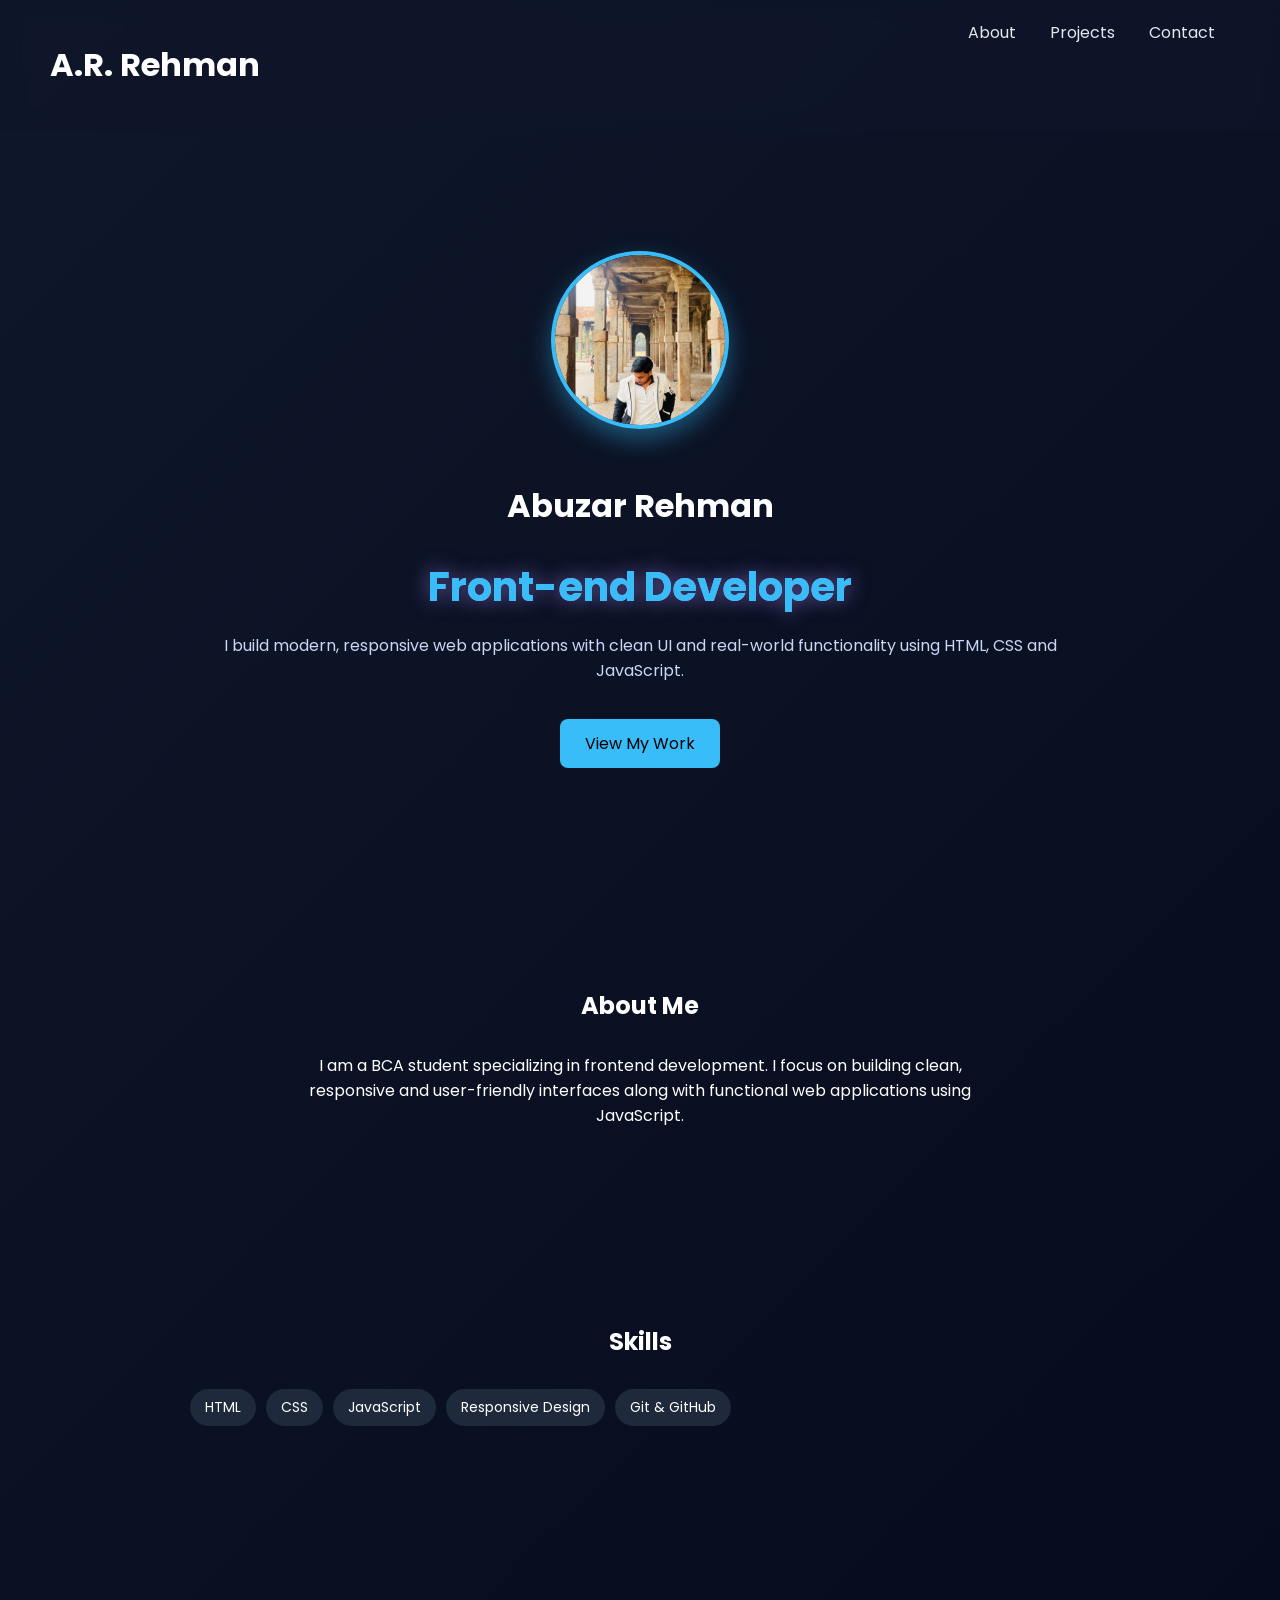
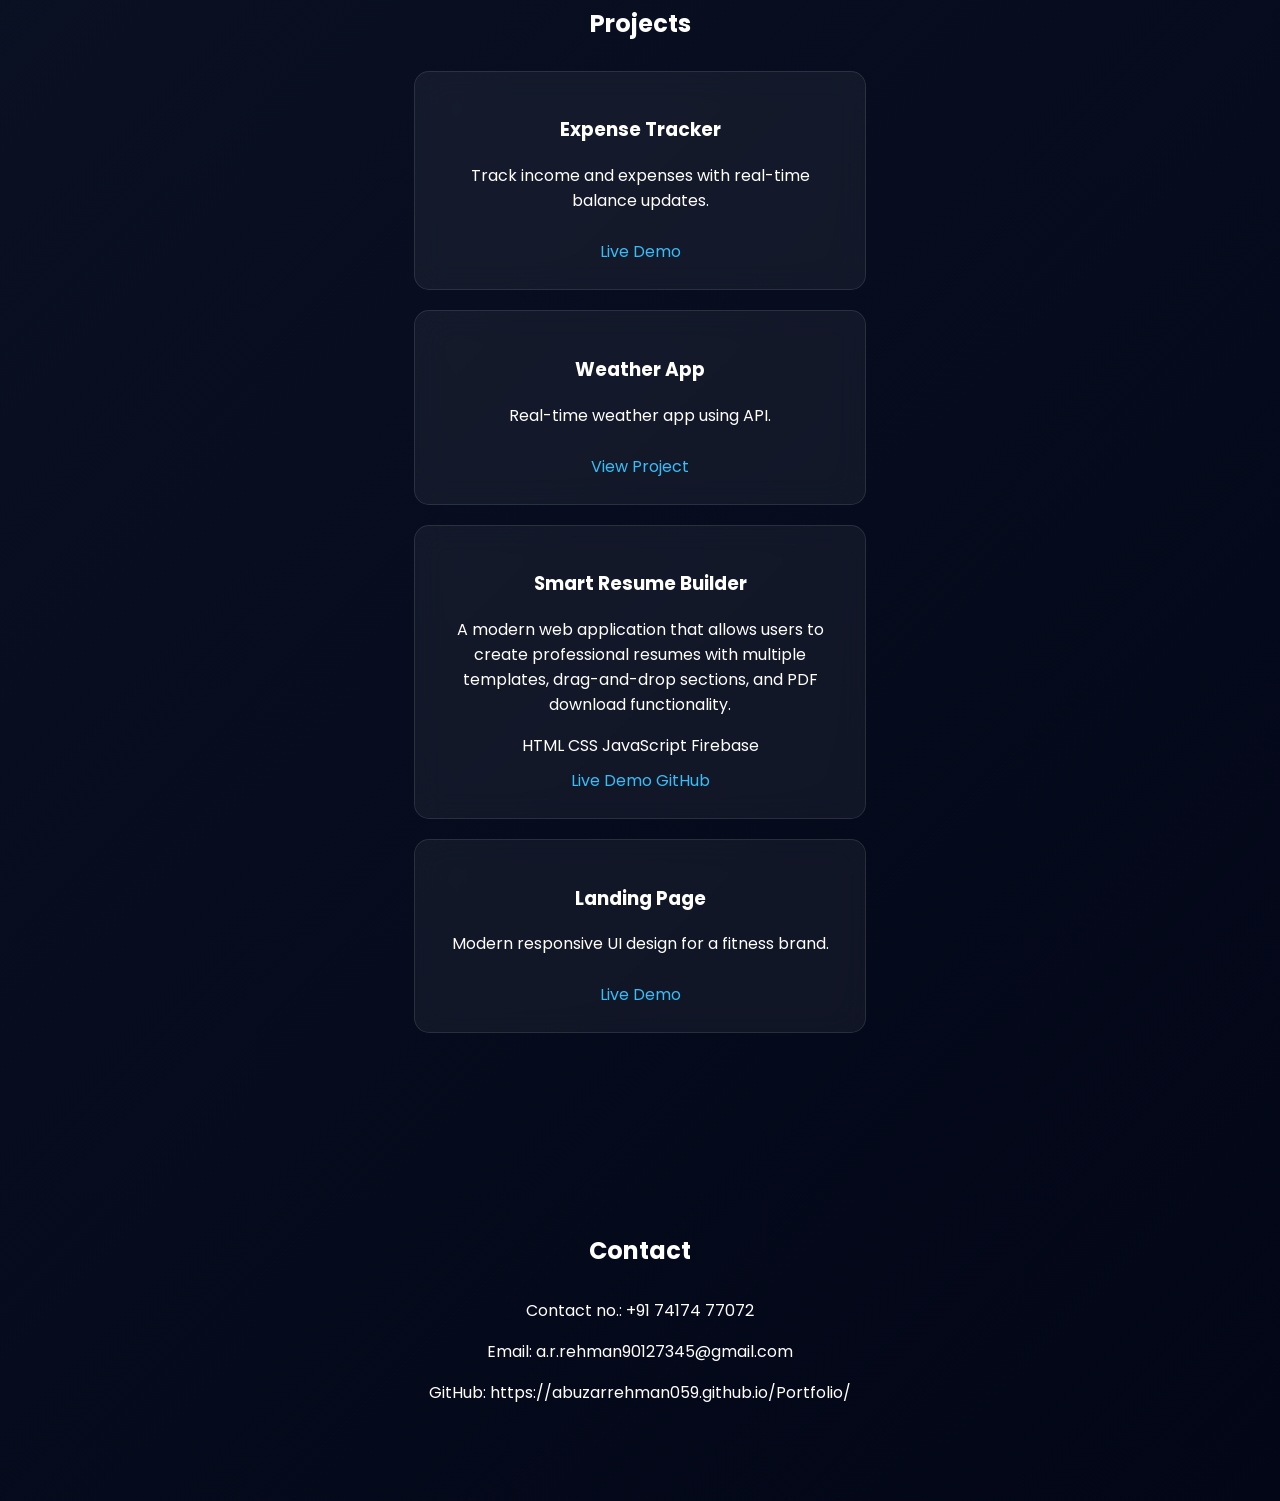
<file: index.html>
<!DOCTYPE html>
<html lang="en">
<head>
    <meta charset="UTF-8">
    <meta name="viewport" content="width=device-width, initial-scale=1.0">
    <title>A.R. Portfolio</title>

    <!-- Google Font -->
    <link href="https://fonts.googleapis.com/css2?family=Poppins:wght@300;500;700&display=swap" rel="stylesheet">

    <link rel="stylesheet" href="style.css">
</head>
<body>

<header>
    <h1>A.R. Rehman</h1>
    <nav>
        <a href="#about">About</a>
        <a href="#projects">Projects</a>
        <a href="#contact">Contact</a>
    </nav>
</header>

<!-- HERO -->
<section class="hero">
    <img src="My photo.jpg" class="profile-pic">
    <h1>Abuzar Rehman</h1>
    <h2>Front-end Developer</h2>

    <p>
        I build modern, responsive web applications with clean UI 
        and real-world functionality using HTML, CSS and JavaScript.
    </p>
    <a href="#projects" class="btn">View My Work</a>
</section>

<!-- ABOUT -->
<section id="about">
    <h2>About Me</h2>
    <p>
        I am a BCA student specializing in frontend development. 
        I focus on building clean, responsive and user-friendly interfaces 
        along with functional web applications using JavaScript.
    </p>
</section>

<section id="skills">
    <h2>Skills</h2>

    <div class="skills">
        <span>HTML</span>
        <span>CSS</span>
        <span>JavaScript</span>
        <span>Responsive Design</span>
        <span>Git & GitHub</span>
    </div>
</section>

<!-- PROJECTS -->
<section id="projects">
    <h2>Projects</h2>

    <div class="project-card">
    <h3>Expense Tracker</h3>
    <p>Track income and expenses with real-time balance updates.</p>
    <a href="Expense Tracker/index.html" target="_blank">Live Demo</a>
</div>

<div class="project-card">
    <h3>Weather App</h3>
    <p>Real-time weather app using API.</p>
    <a href="Weather App/index.html" target="_blank">View Project</a>
</div>

<div class="project-card">
  <h3>Smart Resume Builder</h3>
  <p>
    A modern web application that allows users to create professional resumes with multiple templates,
    drag-and-drop sections, and PDF download functionality.
  </p>

  <div class="tech">
    <span>HTML</span>
    <span>CSS</span>
    <span>JavaScript</span>
    <span>Firebase</span>
  </div>

  <div class="buttons">
    <a href="https://admirable-crepe-0a8efa.netlify.app/" target="_blank">Live Demo</a>
    <a href="https://abuzarrehman059.github.io/Portfolio/" target="_blank">GitHub</a>
  </div>
</div>

<div class="project-card">
    <h3>Landing Page</h3>
    <p>Modern responsive UI design for a fitness brand.</p>
    <a href="landing-page/index.html" target="_blank">Live Demo</a>
</div>

</section>

<!-- CONTACT -->
<section id="contact">
    <h2>Contact</h2>
    <p>Contact no.: +91 74174 77072</p>
    <p>Email: a.r.rehman90127345@gmail.com</p>
    <p>GitHub: https://abuzarrehman059.github.io/Portfolio/</p>
</section>

</body>
</html>
</file>
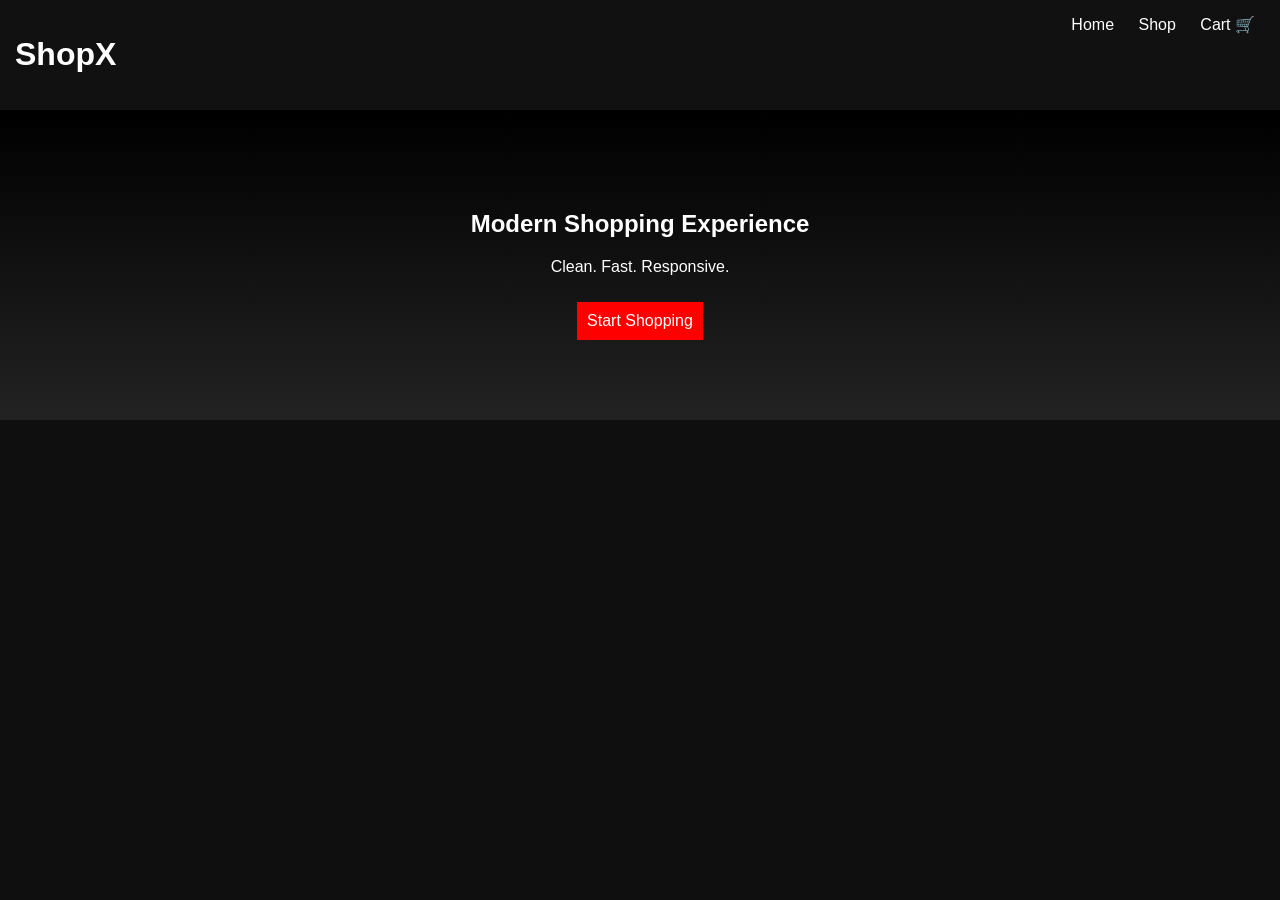
<file: E-commerce/index.html>
<!DOCTYPE html>
<html>
<head>
  <title>ShopX - Home</title>
  <link rel="stylesheet" href="css/style.css">
</head>
<body>

<header>
  <h1>ShopX</h1>
  <nav>
    <a href="index.html">Home</a>
    <a href="product.html">Shop</a>
    <a href="cart.html">Cart 🛒</a>
  </nav>
</header>

<section class="hero">
  <h2>Modern Shopping Experience</h2>
  <p>Clean. Fast. Responsive.</p>
  <a class="btn" href="product.html">Start Shopping</a>
</section>

<script src="data/product.js"></script>
<script src="js/app.js"></script>

</body>
</html>
</file>
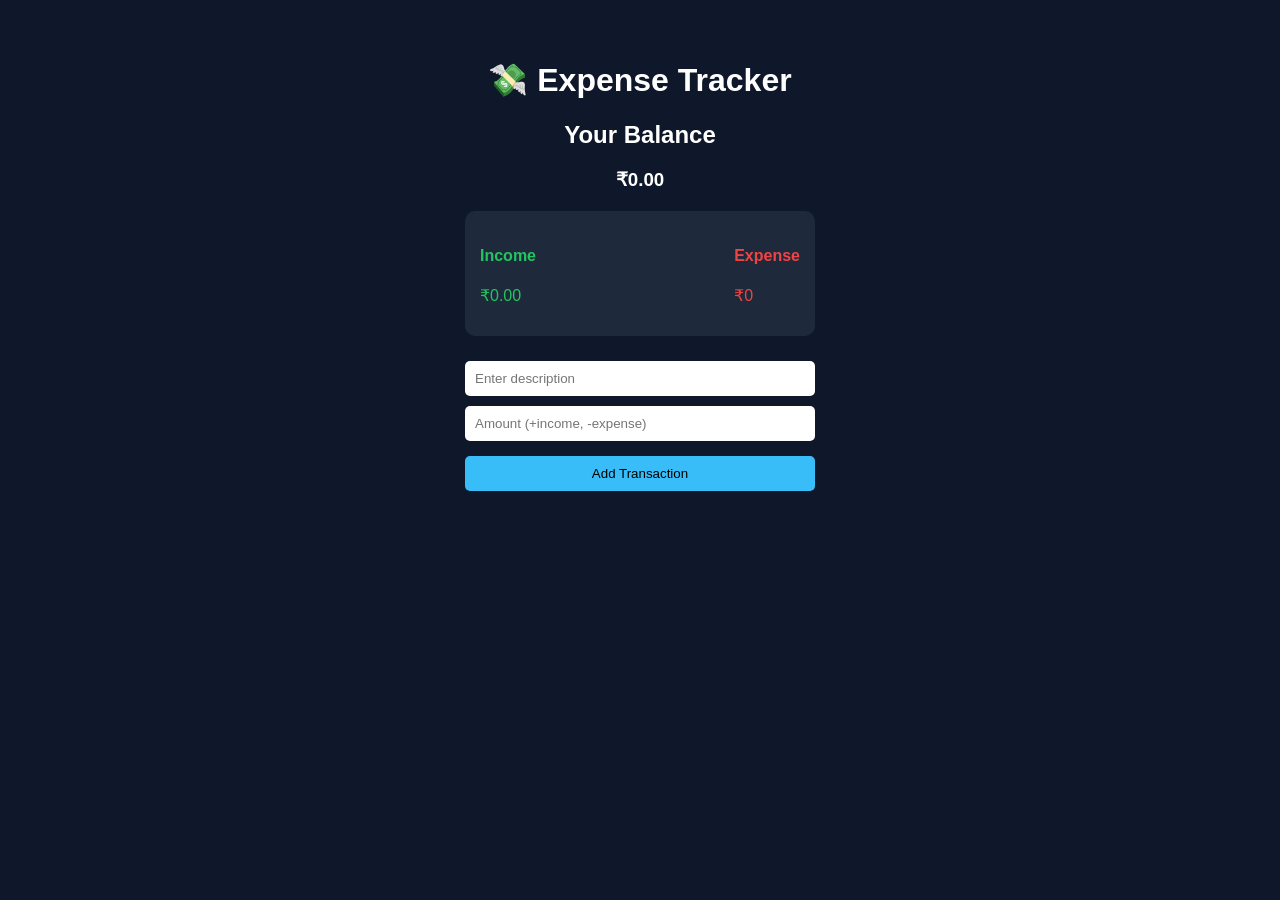
<file: Expense Tracker/index.html>
<!DOCTYPE html>
<html lang="en">
<head>
  <meta charset="UTF-8">
  <title>Expense Tracker</title>
  <link rel="stylesheet" href="style.css">
</head>
<body>

<div class="container">
  <h1>💸 Expense Tracker</h1>

  <div class="balance">
    <h2>Your Balance</h2>
    <h3 id="balance">₹0</h3>
  </div>

  <div class="summary">
    <div class="income">
      <h4>Income</h4>
      <p id="income">₹0</p>
    </div>
    <div class="expense">
      <h4>Expense</h4>
      <p id="expense">₹0</p>
    </div>
  </div>

  <form id="form">
    <input type="text" id="text" placeholder="Enter description" required>
    <input type="number" id="amount" placeholder="Amount (+income, -expense)" required>
    <button>Add Transaction</button>
  </form>

  <ul id="list"></ul>
</div>

<script src="script.js"></script>
</body>
</html>
</file>
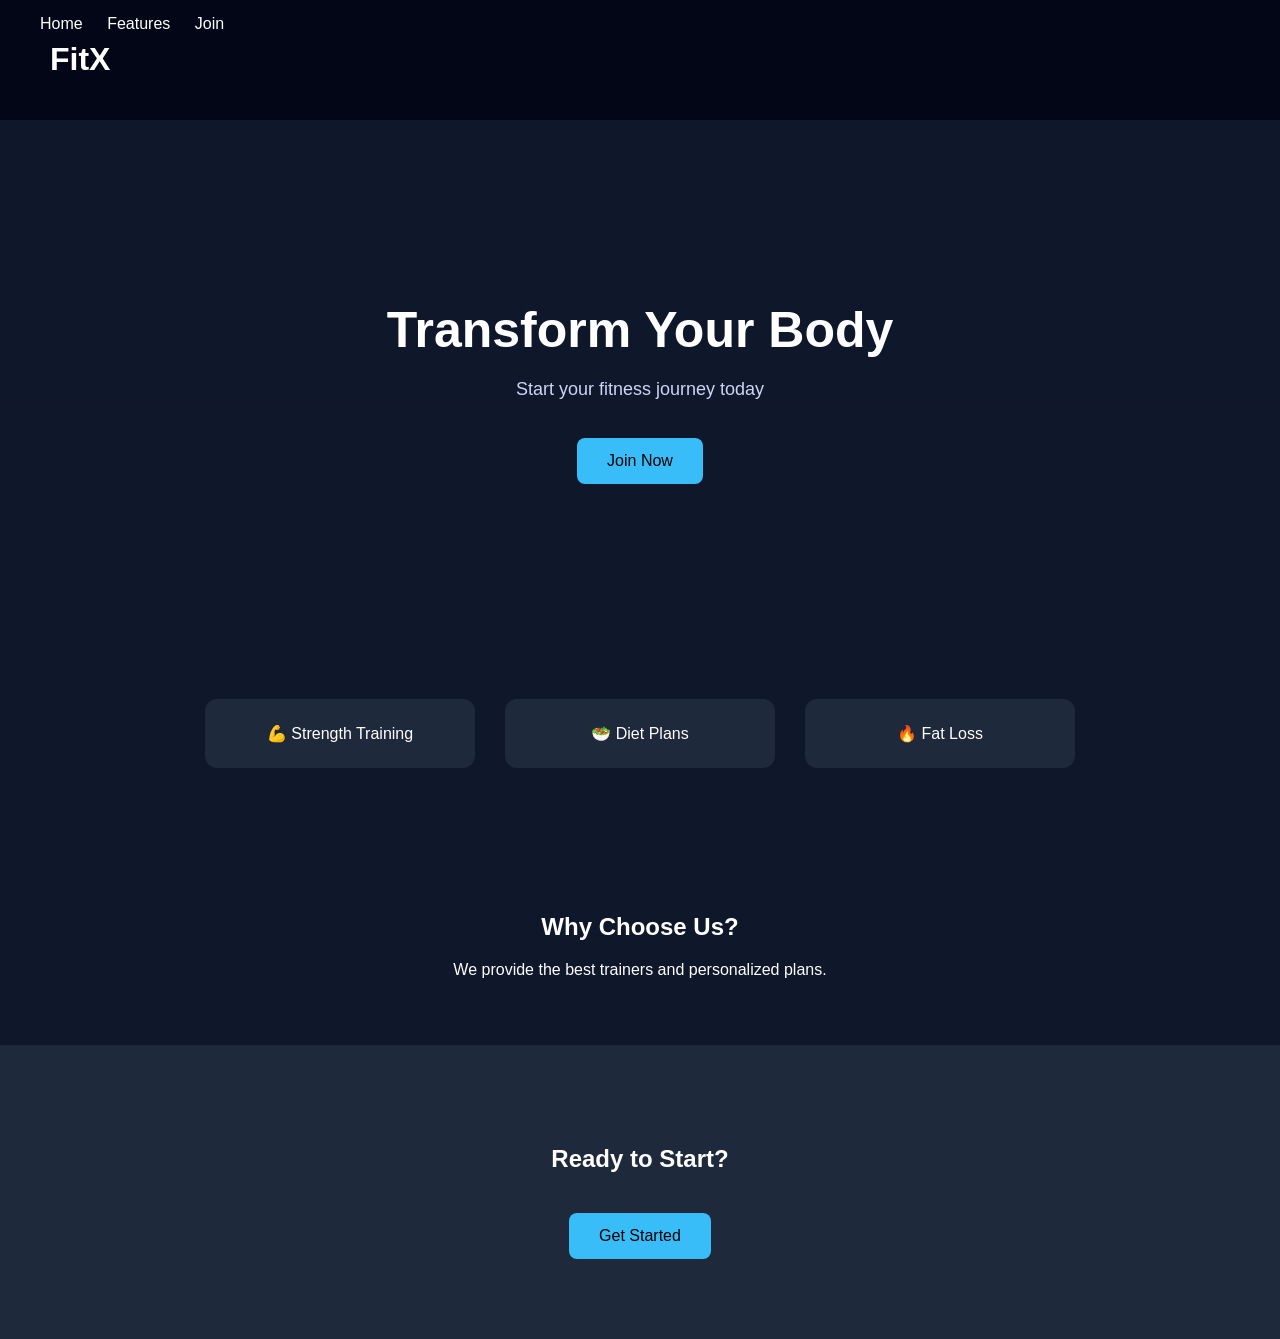
<file: landing-page/index.html>
<!DOCTYPE html>
<html lang="en">
<head>
    <meta charset="UTF-8">
    <meta name="viewport" content="width=device-width, initial-scale=1.0">
    <title>Fitness Landing Page</title>
    <link rel="stylesheet" href="style.css">
</head>
<body>

<header>
    <h1>FitX</h1>
    <nav>
        <a href="#">Home</a>
        <a href="#">Features</a>
        <a href="#">Join</a>
    </nav>
</header>

<section class="hero">
    <h2>Transform Your Body</h2>
    <p>Start your fitness journey today</p>
    <button>Join Now</button>
</section>

<section class="features">
    <div class="card">💪 Strength Training</div>
    <div class="card">🥗 Diet Plans</div>
    <div class="card">🔥 Fat Loss</div>
</section>

<section class="about">
    <h2>Why Choose Us?</h2>
    <p>We provide the best trainers and personalized plans.</p>
</section>

<section class="cta">
    <h2>Ready to Start?</h2>
    <button>Get Started</button>
</section>

<section id="about" class="reveal">
<section id="features" class="reveal">
<section id="services" class="reveal">
<section id="contact" class="reveal">

<script src="script.js"></script>
</body>
</html>
</file>
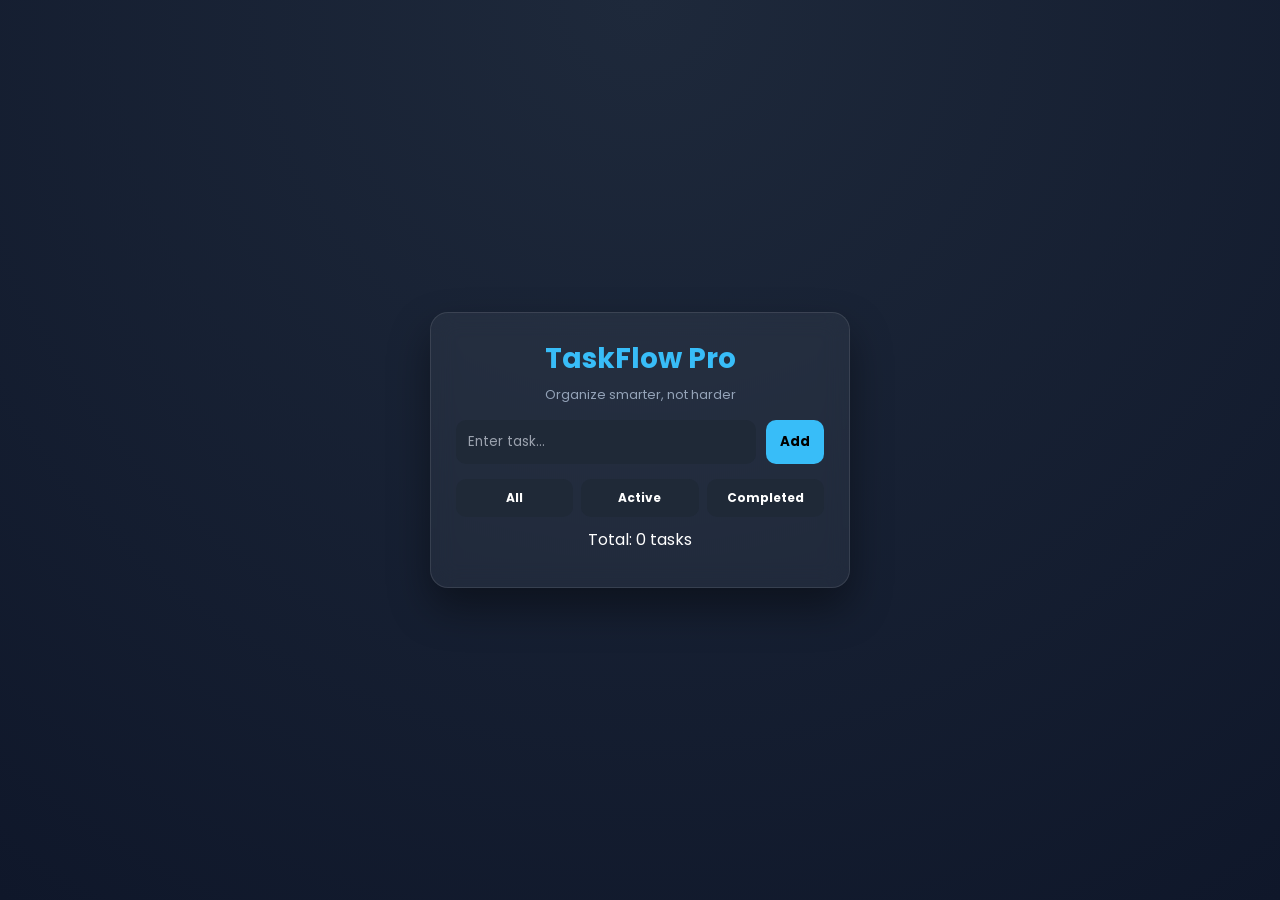
<file: ToDo App/index.html>
<!DOCTYPE html>
<html lang="en">
<head>
    <meta charset="UTF-8">
    <meta name="viewport" content="width=device-width, initial-scale=1.0">
    <title>TaskFlow Pro</title>
    <link rel="stylesheet" href="style.css">
    <link href="https://fonts.googleapis.com/css2?family=Poppins:wght@300;400;600&display=swap" rel="stylesheet">
</head>
<body>

<div class="app">

    <h1>TaskFlow Pro</h1>
    <p class="subtitle">Organize smarter, not harder</p>

    <div class="input-box">
        <input type="text" id="taskInput" placeholder="Enter task...">
        <button onclick="addTask()">Add</button>
    </div>

    <!-- FILTER BUTTONS -->
    <div class="filters">
        <button onclick="setFilter('all')">All</button>
        <button onclick="setFilter('active')">Active</button>
        <button onclick="setFilter('completed')">Completed</button>
    </div>

    <p id="count"></p>

    <ul id="taskList"></ul>

</div>

<script src="script.js"></script>
</body>
</html>
</file>
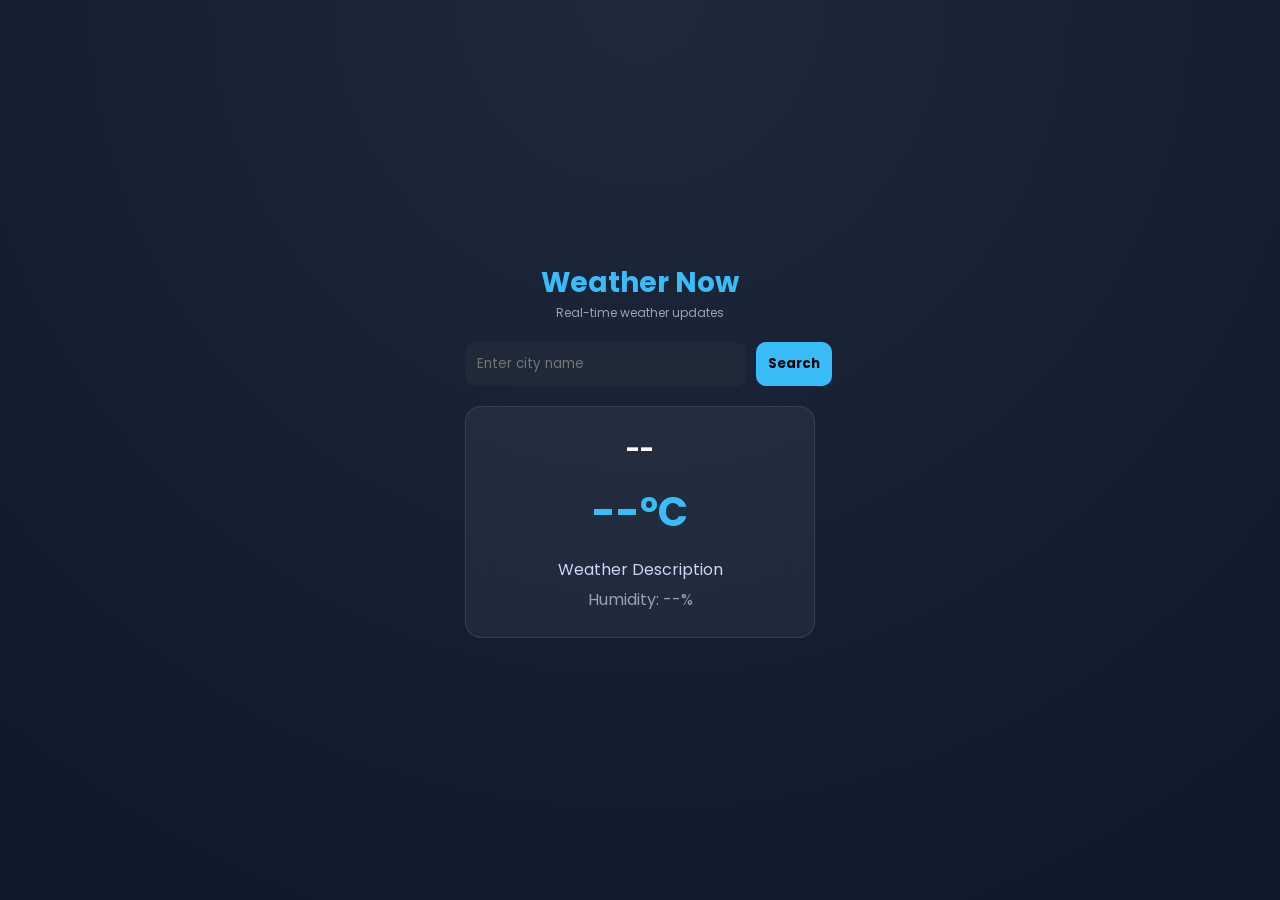
<file: Weather App/index.html>
<!DOCTYPE html>
<html lang="en">
<head>
    <meta charset="UTF-8">
    <meta name="viewport" content="width=device-width, initial-scale=1.0">
    <title>Weather App</title>

    <link href="https://fonts.googleapis.com/css2?family=Poppins:wght@300;500;600&display=swap" rel="stylesheet">
    <link rel="stylesheet" href="style.css">
</head>
<body>

<div class="app">

    <h1>Weather Now</h1>
    <p class="subtitle">Real-time weather updates</p>

    <div class="search">
        <input type="text" id="cityInput" placeholder="Enter city name">
        <button onclick="getWeather()">Search</button>
    </div>

    <div class="card" id="result">

        <h2 id="city">--</h2>

        <div class="temp-box">
            <p id="temp">--°C</p>
        </div>

        <p id="desc">Weather description</p>
        <p id="humidity">Humidity: --%</p>

    </div>

</div>

<script src="script.js"></script>
</body>
</html>
</file>
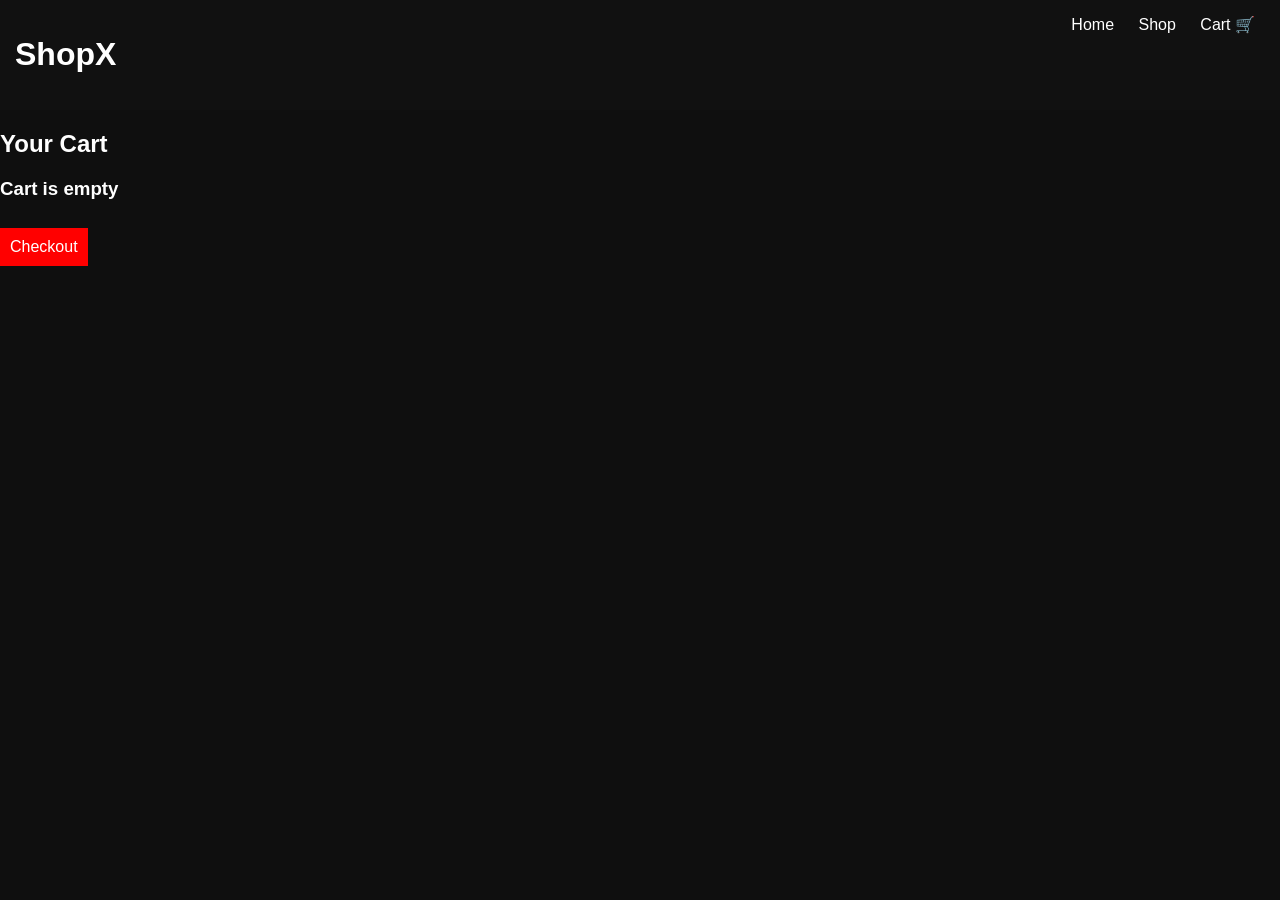
<file: E-commerce/cart.html>
<!DOCTYPE html>
<html>
<head>
  <title>Cart</title>
  <link rel="stylesheet" href="css/style.css">
</head>
<body>

<header>
  <h1>ShopX</h1>
  <nav>
    <a href="index.html">Home</a>
    <a href="product.html">Shop</a>
    <a href="cart.html">Cart 🛒</a>
  </nav>
</header>

<h2 class="title">Your Cart</h2>

<div id="cartItems"></div>

<h3 id="total"></h3>

<a href="checkout.html" class="btn">Checkout</a>

<div id="toast"></div>

<script src="data/product.js"></script>
<script src="js/app.js"></script>
<script src="js/cart.js"></script>

</body>
</html>
</file>
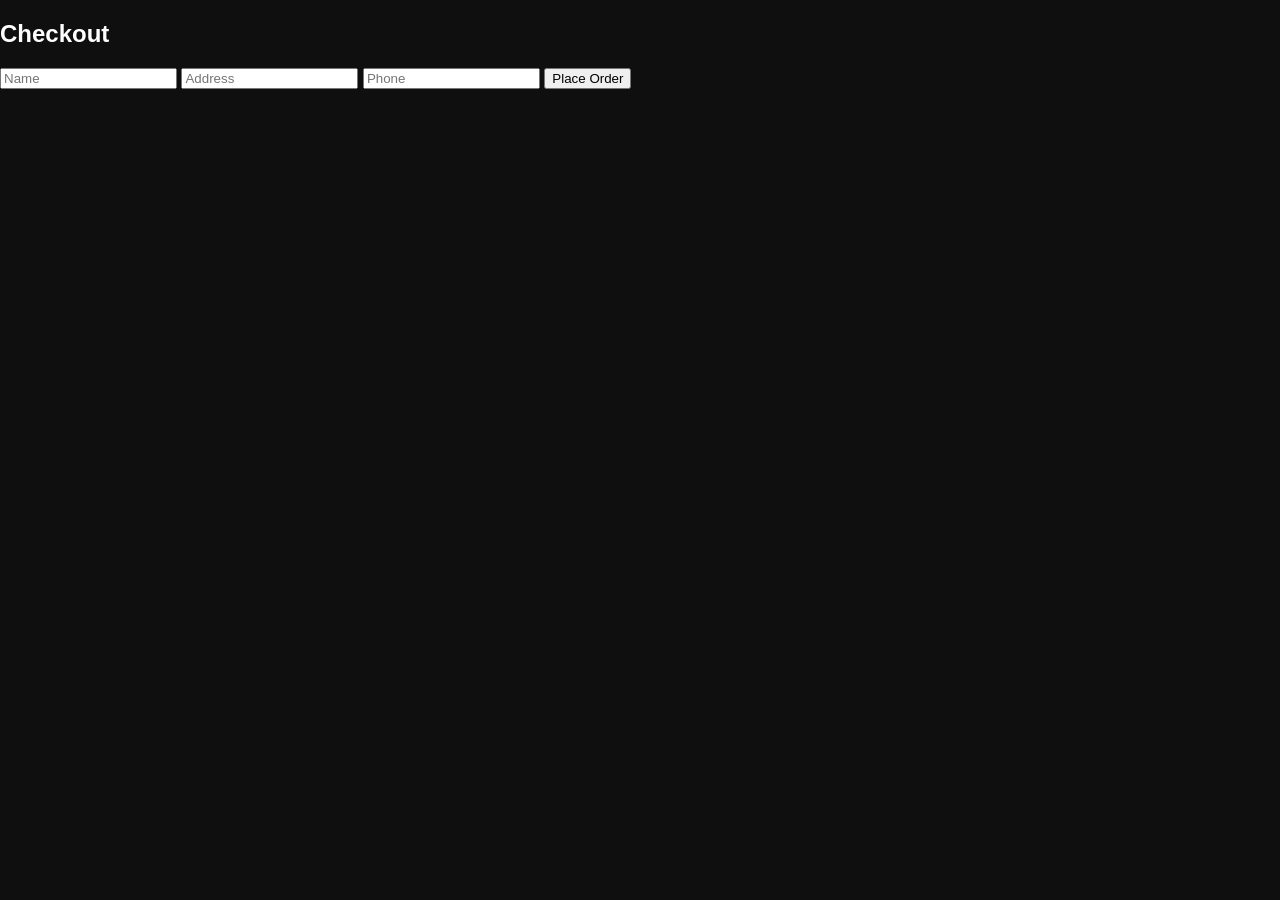
<file: E-commerce/checkout.html>
<!DOCTYPE html>
<html>
<head>
  <title>Checkout</title>
  <link rel="stylesheet" href="css/style.css">
</head>
<body>

<h2>Checkout</h2>

<form id="checkoutForm">
  <input type="text" placeholder="Name" required>
  <input type="text" placeholder="Address" required>
  <input type="text" placeholder="Phone" required>
  <button type="submit">Place Order</button>
</form>

<script>
document.getElementById("checkoutForm").onsubmit = function(e){
  e.preventDefault();
  localStorage.removeItem("cart");
  alert("Order placed successfully!");
  window.location.href = "index.html";
};
</script>

</body>
</html>
</file>
<file: style.css>
body {
    margin: 0;
    font-family: 'Poppins', sans-serif;
    background: linear-gradient(135deg, #0f172a, #020617);
    color: white;
}

/* HEADER (Glass effect) */
header {
    display: flex;
    justify-content: space-between;
    padding: 20px 50px;
    position: sticky;
    top: 0;
    backdrop-filter: blur(10px);
    background: rgba(15, 23, 42, 0.6);
}

nav a {
    color: #e2e8f0;
    margin: 0 15px;
    text-decoration: none;
    transition: 0.3s;
}

nav a:hover {
    color: #a78bfa;
}

/* HERO */
.hero {
    text-align: center;
    padding: 140px 20px;
}

/* Profile Image */
.profile-pic {
    width: 170px;
    height: 170px;
    border-radius: 50%;
    object-fit: cover;
    margin-bottom: 20px;
    background: radial-gradient(circle, rgba(56,189,248,0.2), transparent);

    border: 4px solid #38bdf8;

    box-shadow: 0 10px 25px rgba(56,189,248,0.4);
    transition: 0.3s;
}


.profile-pic:hover {
    transform: scale(1.05);
}

/* Text */
.hero h2 {
    font-size: 40px;
    background: linear-gradient(45deg, #a78bfa, #f472b6);
    -webkit-background-clip: text;
    color: transparent;
    text-shadow: 0 0 20px rgba(167, 139, 250, 0.6);
}

.hero p {
    color: #cbd5f5;
}

/* BUTTON */
.btn {
    display: inline-block;
    margin-top: 25px;
    padding: 12px 30px;
    border-radius: 25px;
    background: linear-gradient(45deg, #a78bfa, #f472b6);
    color: white;
    text-decoration: none;
    transition: 0.3s;
}

.btn:hover {
    transform: scale(1.05);
    box-shadow: 0 0 20px rgba(167, 139, 250, 0.5);
}

/* SECTIONS */
section {
    padding: 80px 40px;
}

section {
    max-width: 900px;
    margin: auto;
}

h2 {
    text-align: center;
    margin-bottom: 30px;
}

/* PROJECT CARD (Glass UI) */
.project-card {
    max-width: 400px;
    margin: 20px auto;
    padding: 25px;
    border-radius: 15px;
    backdrop-filter: blur(15px);
    background: rgba(255, 255, 255, 0.05);
    border: 1px solid rgba(255,255,255,0.1);
    text-align: center;
    transition: 0.3s;
}

.project-card:hover {
    transform: translateY(-10px);
    box-shadow: 0 0 25px rgba(167, 139, 250, 0.3);
}

.project-card a {
    display: inline-block;
    margin-top: 10px;
    color: #38bdf8;
    text-decoration: none;
}

/* ABOUT + CONTACT */
#about, #contact {
    text-align: center;
    max-width: 700px;
    margin: auto;
}

.hero {
    text-align: center;
    padding: 120px 20px;
}

.hero h1 {
    font-size: 32px;
}

.hero h2 {
    color: #38bdf8;
    margin: 10px 0;
}

.btn {
    display: inline-block;
    margin-top: 20px;
    padding: 12px 25px;
    background: #38bdf8;
    color: black;
    text-decoration: none;
    border-radius: 8px;
    transition: 0.3s;
}

.btn:hover {
    background: #0ea5e9;
}

.skills {
    display: flex;
    flex-wrap: wrap;
    gap: 10px;
}

.skills span {
    background: #1e293b;
    padding: 8px 15px;
    border-radius: 20px;
    font-size: 14px;
}
</file>
<file: E-commerce/css/style.css>
body {
  margin: 0;
  font-family: Arial;
  background: #0f0f0f;
  color: white;
}

header {
  display: flex;
  justify-content: space-between;
  padding: 15px;
  background: #111;
}

nav a {
  color: white;
  margin: 0 10px;
  text-decoration: none;
}

.hero {
  text-align: center;
  padding: 80px;
  background: linear-gradient(#000, #222);
}

.btn {
  background: red;
  padding: 10px;
  color: white;
  display: inline-block;
  margin-top: 10px;
  text-decoration: none;
}

.grid {
  display: grid;
  grid-template-columns: repeat(auto-fit, minmax(200px,1fr));
  gap: 15px;
  padding: 20px;
}

.card, .cart-card {
  background: #1a1a1a;
  padding: 15px;
  border-radius: 10px;
}

.card img {
  width: 100%;
}

#toast {
  position: fixed;
  bottom: 20px;
  right: 20px;
  background: green;
  padding: 10px;
  display: none;
}

.cart-card {
  display: flex;
  align-items: center;
  gap: 20px;
}

.cart-card img {
  width: 80px;
  height: 80px;
  object-fit: cover;
  border-radius: 8px;
}

.cart-card {
  justify-content: space-between;
}

.cart-card h3 {
  margin: 0;
}

.cart-card button {
  margin-top: 5px;
  padding: 5px 10px;
  background: red;
  border: none;
  color: white;
  border-radius: 5px;
  cursor: pointer;
}
</file>
<file: Expense Tracker/style.css>
body {
  margin: 0;
  font-family: 'Segoe UI', sans-serif;
  background: #0f172a;
  color: white;
  display: flex;
  justify-content: center;
}

.container {
  width: 350px;
  margin-top: 40px;
}

h1 {
  text-align: center;
}

.balance {
  text-align: center;
  margin: 20px 0;
}

.summary {
  display: flex;
  justify-content: space-between;
  background: #1e293b;
  padding: 15px;
  border-radius: 10px;
}

.income {
  color: #22c55e;
}

.expense {
  color: #ef4444;
}

form {
  margin-top: 20px;
  display: flex;
  flex-direction: column;
}

form input {
  margin: 5px 0;
  padding: 10px;
  border: none;
  border-radius: 5px;
}

button {
  margin-top: 10px;
  padding: 10px;
  background: #38bdf8;
  border: none;
  cursor: pointer;
  border-radius: 5px;
}

button:hover {
  background: #0ea5e9;
}

ul {
  list-style: none;
  padding: 0;
  margin-top: 20px;
}

li {
  background: #1e293b;
  margin: 10px 0;
  padding: 10px;
  border-radius: 5px;
  display: flex;
  justify-content: space-between;
}

li.plus {
  border-right: 5px solid #22c55e;
}

li.minus {
  border-right: 5px solid #ef4444;
}

.delete-btn {
  background: red;
  border: none;
  color: white;
  cursor: pointer;
  padding: 5px 8px;
  border-radius: 3px;
}
</file>
<file: landing-page/style.css>
body {
    margin: 0;
    font-family: Arial, sans-serif;
    background: #0f172a;
    color: white;
}

/* Header */
header {
    display: flex;
    justify-content: space-between;
    padding: 20px 50px;
    background: #020617;
}

nav {
    position: fixed;
    width: 100%;
    top: 0;
    left: 0;
    padding: 15px 30px;
    transition: 0.3s;
}

/* When scrolling */
.nav-scrolled {
    background: rgba(15, 23, 42, 0.8);
    backdrop-filter: blur(10px);
    box-shadow: 0 5px 20px rgba(0,0,0,0.4);
}


nav a {
    color: white;
    margin: 0 10px;
    text-decoration: none;
    transition: 0.3s;
}

nav a:hover {
    color: #38bdf8;
}

/* Hero */
.hero {
    text-align: center;
    padding: 140px 20px;
    background: linear-gradient(rgba(15,23,42,0.7), rgba(15,23,42,0.9)),
                url('https://images.unsplash.com/photo-1554284126-aa88f22d8b74');
    background-size: cover;
    background-position: center;
}

.hero h2 {
    font-size: 50px;
    font-weight: bold;
}

.hero p {
    font-size: 18px;
    color: #cbd5f5;
}

button {
    padding: 14px 30px;
    border: none;
    background: #38bdf8;
    color: black;
    font-size: 16px;
    border-radius: 8px;
    cursor: pointer;
    margin-top: 20px;
    transition: 0.3s;
}

button:hover {
    background: #0ea5e9;
    transform: scale(1.05);
}

/* Features */
.features {
    display: flex;
    justify-content: center;
    flex-wrap: wrap;
    padding: 60px 20px;
}

.card {
    background: #1e293b;
    padding: 25px;
    margin: 15px;
    border-radius: 12px;
    width: 220px;
    text-align: center;
    transition: 0.3s;
}

.card:hover {
    transform: translateY(-8px);
    background: #334155;
}

/* About */
.about {
    text-align: center;
    padding: 50px;
}

/* CTA */
.cta {
    text-align: center;
    padding: 80px;
    background: #1e293b;
}

h2 {
    text-align: center;
    margin-bottom: 20px;
}

.reveal {
    opacity: 0;
    transform: translateY(40px);
    transition: 0.6s ease;
}

.reveal.active {
    opacity: 1;
    transform: translateY(0);
}
</file>
<file: ToDo App/style.css>
* {
    margin: 0;
    padding: 0;
    box-sizing: border-box;
    font-family: "Poppins", sans-serif;
}

body {
    height: 100vh;
    display: flex;
    justify-content: center;
    align-items: center;
    background: radial-gradient(circle at top, #1e293b, #0f172a);
}

/* MAIN CARD */
.app {
    width: 420px;
    background: rgba(255, 255, 255, 0.05);
    backdrop-filter: blur(12px);
    border: 1px solid rgba(255, 255, 255, 0.1);
    padding: 25px;
    border-radius: 18px;
    color: white;
    box-shadow: 0 20px 40px rgba(0, 0, 0, 0.4);
    text-align: center;
    animation: fadeIn 0.6s ease-in-out;
}

/* TITLE */
h1 {
    font-size: 28px;
    color: #38bdf8;
    margin-bottom: 5px;
}

.subtitle {
    font-size: 13px;
    color: #94a3b8;
    margin-bottom: 15px;
}

/* INPUT BOX */
.input-box {
    display: flex;
    gap: 10px;
    margin-bottom: 15px;
}

input {
    flex: 1;
    padding: 12px;
    border-radius: 10px;
    border: none;
    outline: none;
    background: #1f2937;
    color: white;
}

input::placeholder {
    color: #9ca3af;
}

/* BUTTONS */
button {
    padding: 10px 14px;
    border: none;
    border-radius: 10px;
    background: #38bdf8;
    color: black;
    font-weight: bold;
    cursor: pointer;
    transition: 0.25s;
}

button:hover {
    transform: translateY(-2px);
    background: #0ea5e9;
}

/* FILTERS */
.filters {
    display: flex;
    gap: 8px;
    margin-bottom: 10px;
}

.filters button {
    flex: 1;
    background: #1f2937;
    color: white;
    font-size: 12px;
}

.filters button:hover {
    background: #334155;
}

/* TASK LIST */
ul {
    list-style: none;
    margin-top: 10px;
}

li {
    background: rgba(31, 41, 55, 0.7);
    margin: 10px 0;
    padding: 12px;
    border-radius: 12px;
    display: flex;
    justify-content: space-between;
    align-items: center;
    transition: 0.3s;
    animation: slideUp 0.3s ease;
}

li:hover {
    transform: scale(1.02);
}

/* TASK TEXT */
.task-text {
    flex: 1;
    text-align: left;
    cursor: pointer;
    transition: 0.2s;
}

.done {
    text-decoration: line-through;
    color: #6b7280;
}

/* ACTION BUTTONS */
.actions button {
    margin-left: 5px;
    background: #ef4444;
    color: white;
    font-size: 12px;
    padding: 6px 8px;
    border-radius: 8px;
}

.actions button:first-child {
    background: #f59e0b;
}

/* ANIMATIONS */
@keyframes fadeIn {
    from {
        opacity: 0;
        transform: scale(0.95);
    }
    to {
        opacity: 1;
        transform: scale(1);
    }
}

@keyframes slideUp {
    from {
        opacity: 0;
        transform: translateY(10px);
    }
    to {
        opacity: 1;
        transform: translateY(0);
    }
}
</file>
<file: Weather App/style.css>
* {
    margin: 0;
    padding: 0;
    box-sizing: border-box;
    font-family: "Poppins", sans-serif;
}

body {
    height: 100vh;
    display: flex;
    justify-content: center;
    align-items: center;
    background: radial-gradient(circle at top, #1e293b, #0f172a);
    color: white;
}

/* MAIN APP CARD */
.app {
    width: 350px;
    text-align: center;
}

/* TITLE */
h1 {
    font-size: 28px;
    color: #38bdf8;
}

.subtitle {
    font-size: 12px;
    color: #94a3b8;
    margin-bottom: 20px;
}

/* SEARCH */
.search {
    display: flex;
    gap: 10px;
    margin-bottom: 20px;
}

input {
    flex: 1;
    padding: 12px;
    border: none;
    border-radius: 10px;
    background: #1f2937;
    color: white;
    outline: none;
}

button {
    padding: 12px;
    border: none;
    border-radius: 10px;
    background: #38bdf8;
    font-weight: bold;
    cursor: pointer;
    transition: 0.3s;
}

button:hover {
    background: #0ea5e9;
    transform: scale(1.05);
}

/* WEATHER CARD */
.card {
    background: rgba(255, 255, 255, 0.05);
    backdrop-filter: blur(12px);
    border: 1px solid rgba(255,255,255,0.1);
    padding: 25px;
    border-radius: 16px;
    animation: fadeIn 0.5s ease-in-out;
}

/* TEMP STYLE */
.temp-box {
    margin: 15px 0;
}

#temp {
    font-size: 40px;
    font-weight: bold;
    color: #38bdf8;
}

/* TEXT */
#desc {
    text-transform: capitalize;
    color: #cbd5f5;
    margin-bottom: 5px;
}

#humidity {
    color: #94a3b8;
}

/* ANIMATION */
@keyframes fadeIn {
    from {
        opacity: 0;
        transform: scale(0.95);
    }
    to {
        opacity: 1;
        transform: scale(1);
    }
}
</file>
